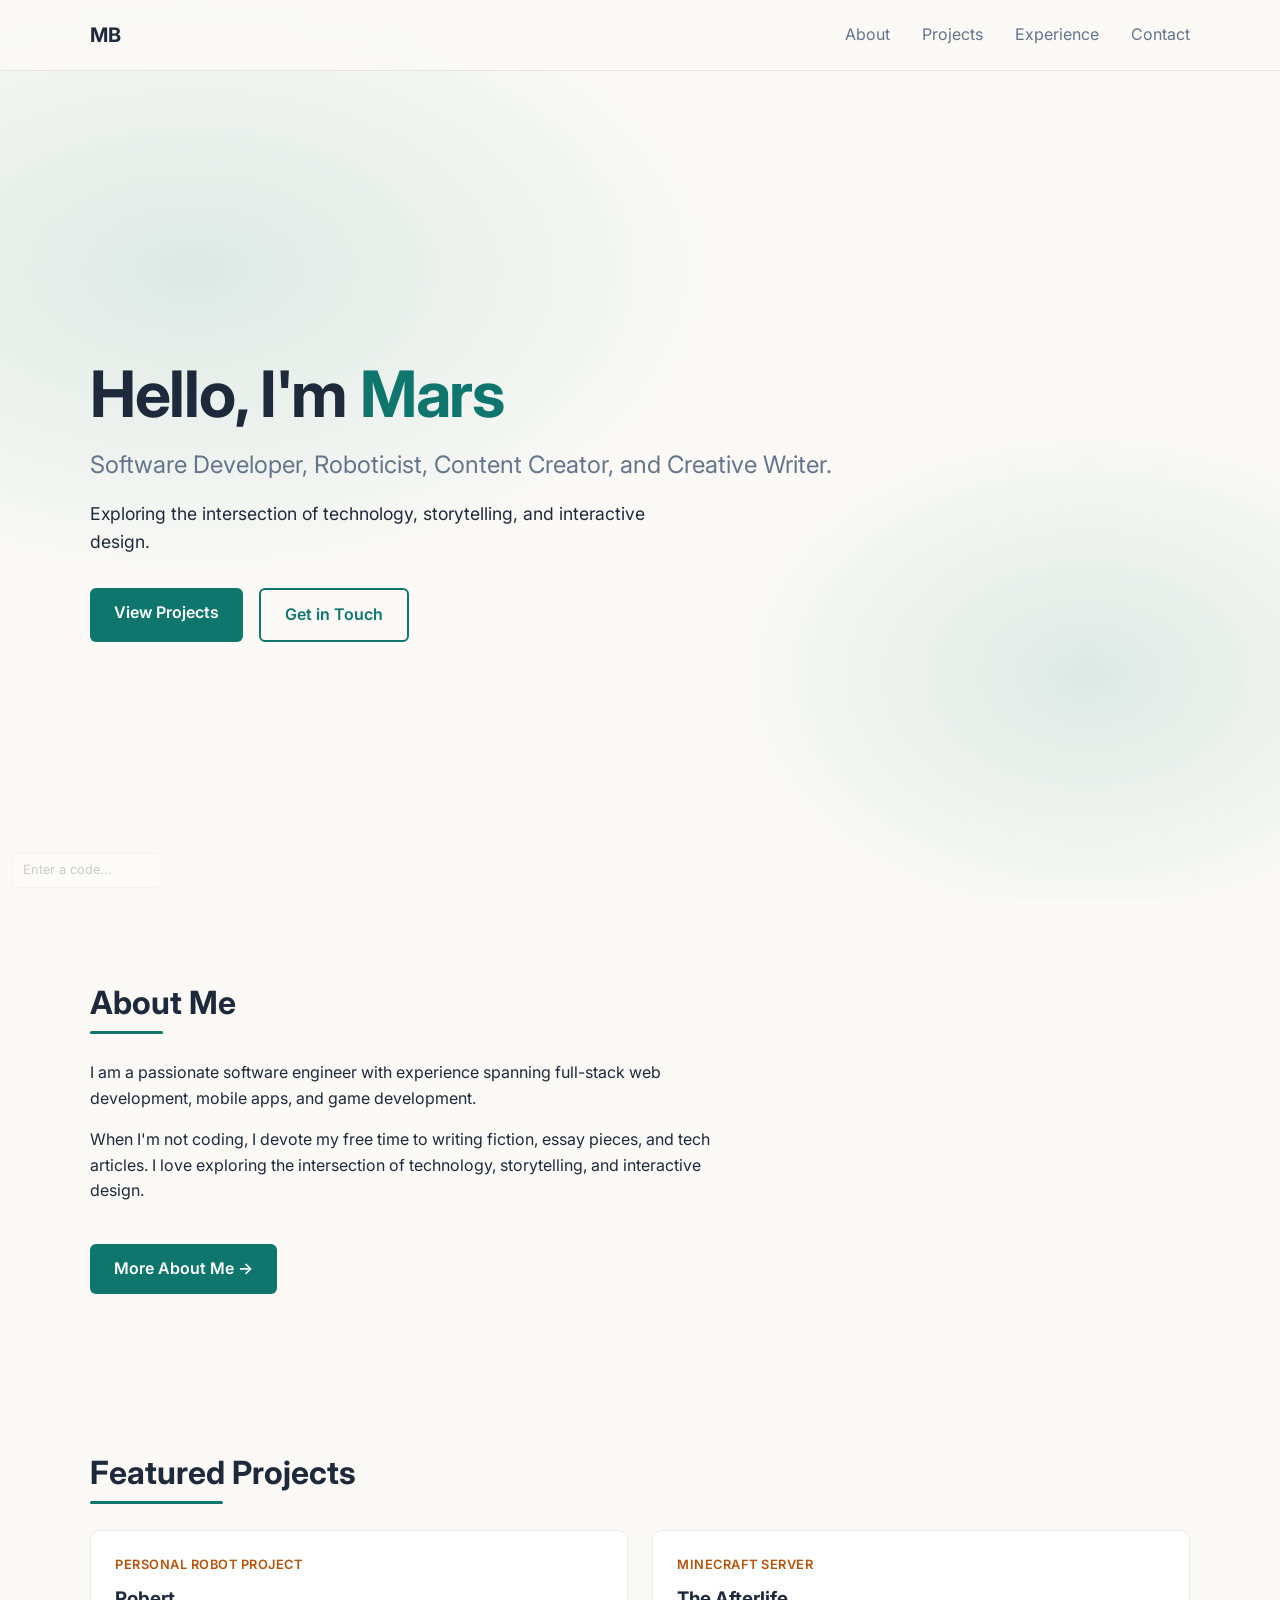
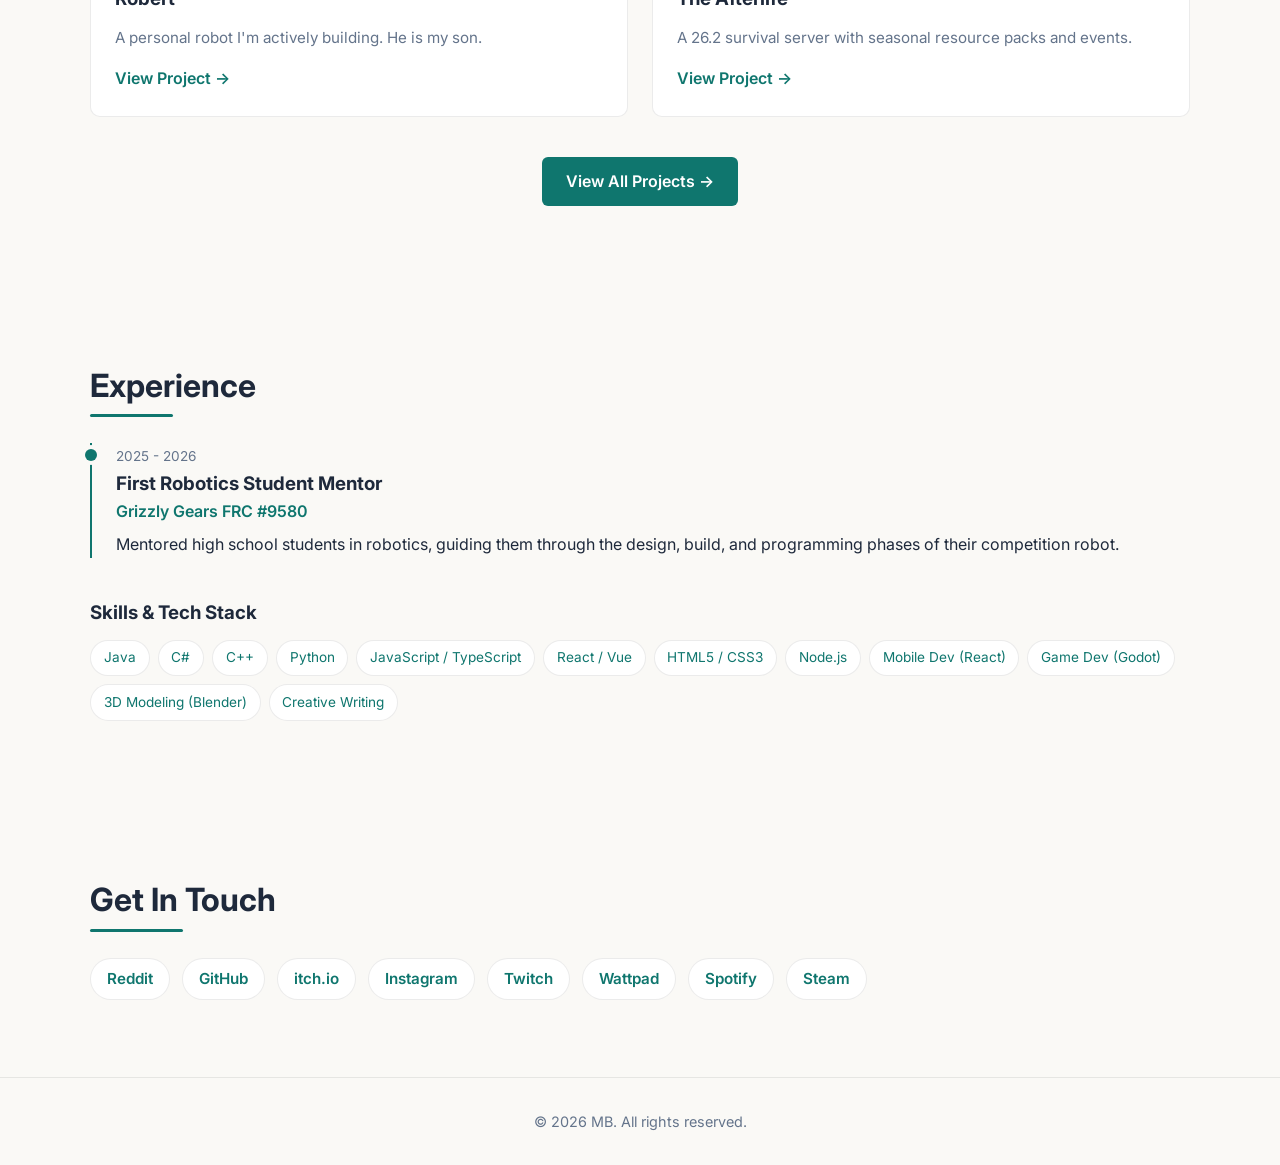
<file: index.html>
<!DOCTYPE html>
<html lang="en">

<head>
    <meta charset="UTF-8">
    <meta name="viewport" content="width=device-width, initial-scale=1.0">
    <title>MB | Portfolio & Blog</title>
    <meta name="description"
        content="Portfolio and blog of Mars: software developer, roboticist, content creator, and creative writer.">
    <meta name="theme-color" content="#0d0d11" media="(prefers-color-scheme: dark)">
    <meta name="theme-color" content="#faf9f6" media="(prefers-color-scheme: light)">
    <meta property="og:title" content="MB | Portfolio & Blog">
    <meta property="og:description" content="Software developer, roboticist, content creator, and creative writer.">
    <meta property="og:type" content="website">

    <!-- Enables scroll-reveal styles only when JavaScript is available -->
    <script>document.documentElement.classList.add('js');</script>

    <!-- Google Fonts -->
    <link rel="preconnect" href="https://fonts.googleapis.com">
    <link rel="preconnect" href="https://fonts.gstatic.com" crossorigin>
    <link href="https://fonts.googleapis.com/css2?family=Inter:wght@300;400;600;700&display=swap" rel="stylesheet">

    <!-- CSS -->
    <link rel="stylesheet" href="styles/normalize.css">
    <link rel="stylesheet" href="styles/style.css">

    <!-- Favicon -->
    <link rel="icon" type="image/png" href="favicon.png">
</head>

<body>
    <a href="#main" class="skip-link">Skip to content</a>

    <!-- Header / Navigation -->
    <header class="header" id="siteHeader">
        <nav class="navbar container" aria-label="Main navigation">
            <div class="logo-container">
                <a href="#home" class="logo">MB</a>
            </div>

            <button class="nav-toggle" aria-label="Toggle navigation" aria-expanded="false" aria-controls="navLinks">
                <span class="hamburger"></span>
            </button>

            <ul class="nav-links" id="navLinks">
                <li><a href="#about">About</a></li>
                <li><a href="#projects">Projects</a></li>
                <li><a href="#experience">Experience</a></li>
                <li><a href="#contact">Contact</a></li>
            </ul>
        </nav>
    </header>

    <main id="main">
        <!-- Hero Section -->
        <section id="home" class="hero section">
            <div class="container hero-content">
                <h1>Hello, I'm <span class="highlight" id="EasterEgg">Mars</span></h1>
                <p class="hero-subtitle">Software Developer, Roboticist, Content Creator, and Creative Writer.</p>
                <p class="hero-description">
                    Exploring the intersection of technology, storytelling, and interactive design.
                </p>
                <div class="hero-buttons">
                    <a href="#projects" class="btn btn-primary">View Projects</a>
                    <a href="#contact" class="btn btn-secondary">Get in Touch</a>
                </div>
            </div>
        </section>

        <!-- About Section -->
        <section id="about" class="about section">
            <div class="container reveal">
                <h2 class="section-title">About Me</h2>
                <div class="about-text">
                    <p>
                        I am a passionate software engineer with experience spanning full-stack web
                        development, mobile apps, and game development.
                    </p>
                    <p>
                        When I'm not coding, I devote my free time to writing fiction, essay pieces, and tech
                        articles. I love exploring the intersection of technology, storytelling, and interactive
                        design.
                    </p>
                </div>

                <div class="about-footer">
                    <a href="pages/aboutme.html" class="btn btn-primary">More About Me &rarr;</a>
                </div>
            </div>
        </section>

        <!-- Projects Section -->
        <section id="projects" class="projects section">
            <div class="container reveal">
                <h2 class="section-title">Featured Projects</h2>
                <div class="card-grid">
                    <article class="card">
                        <div class="card-content">
                            <span class="card-tag">Personal Robot Project</span>
                            <h3>Robert</h3>
                            <p>A personal robot I'm actively building. He is my son.</p>
                            <a href="#project/robert" class="card-link">View Project &rarr;</a>
                        </div>
                    </article>

                    <article class="card">
                        <div class="card-content">
                            <span class="card-tag">Minecraft Server</span>
                            <h3>The Afterlife</h3>
                            <p>A 26.2 survival server with seasonal resource packs and events.</p>
                            <a href="#project/minecraft" class="card-link">View Project &rarr;</a>
                        </div>
                    </article>
                </div>

                <div class="project-footer">
                    <a href="#project/all" class="btn btn-primary">View All Projects &rarr;</a>
                </div>
            </div>
        </section>

        </section>

        <!-- Experience Section -->
        <section id="experience" class="experience section">
            <div class="container reveal">
                <h2 class="section-title">Experience</h2>
                <div class="timeline">
                    <div class="timeline-item">
                        <span class="timeline-date">2025 - 2026</span>
                        <h3>First Robotics Student Mentor</h3>
                        <p class="timeline-company">Grizzly Gears FRC #9580</p>
                        <p>Mentored high school students in robotics, guiding them through the design, build, and
                            programming phases of their competition robot.</p>
                    </div>
                </div>

                <div class="skills">
                    <h3>Skills & Tech Stack</h3>
                    <ul class="skill-tags">
                        <li>Java</li>
                        <li>C#</li>
                        <li>C++</li>
                        <li>Python</li>
                        <li>JavaScript / TypeScript</li>
                        <li>React / Vue</li>
                        <li>HTML5 / CSS3</li>
                        <li>Node.js</li>
                        <li>Mobile Dev (React)</li>
                        <li>Game Dev (Godot)</li>
                        <li>3D Modeling (Blender)</li>
                        <li>Creative Writing</li>
                    </ul>
                </div>
            </div>
        </section>

        <!-- Contact Section -->
        <section id="contact" class="contact section">
            <div class="container reveal">
                <h2 class="section-title">Get In Touch</h2>
                <!-- <p class="contact-text">
                    Whether you have a question, want to collaborate, or just want to say
                    hi — feel free to drop a message!
                </p> -->
                <div class="contact-buttons">
                    <!-- <a href="mailto:[EMAIL_ADDRESS]" class="btn btn-primary">Send Email</a> -->
                    <div class="social-links">
                        <a href="https://www.reddit.com/user/marsdoesit" target="_blank"
                            rel="noopener noreferrer">Reddit</a>
                        <a href="https://github.com/MIBriggs500" target="_blank" rel="noopener noreferrer">GitHub</a>
                        <a href="https://marsdoesit.itch.io/" target="_blank" rel="noopener noreferrer">itch.io</a>
                        <a href="https://www.instagram.com/thefriendlymartian/" target="_blank"
                            rel="noopener noreferrer">Instagram</a>
                        <a href="https://www.twitch.tv/MarsDoesIt" target="_blank" rel="noopener noreferrer">Twitch</a>
                        <a href="https://www.wattpad.com/user/marsdoesit" target="_blank"
                            rel="noopener noreferrer">Wattpad</a>
                        <a href="https://open.spotify.com/user/31dintfhn4cwanylcarg4my5et6i?si=4c126d9910904aab"
                            target="_blank" rel="noopener noreferrer">Spotify</a>
                        <a href="https://steamcommunity.com/id/mgpie/" target="_blank" rel="noopener noreferrer">Steam</a>
                    </div>
                </div>
            </div>
        </section>
    </main>

    <!-- Project / Blog Detail Overlay (replaces separate HTML pages) -->
    <div class="overlay" id="detailOverlay" aria-hidden="true">
        <div class="overlay-panel" role="dialog" aria-modal="true" aria-labelledby="overlayTitle">
            <button class="overlay-close" id="overlayClose" aria-label="Close">&times;</button>
            <div class="overlay-content" id="overlayContent">
                <!-- Populated by scripts/main.js -->
            </div>
        </div>
    </div>

    <!-- Footer -->
    <footer class="footer">
        <div class="container">
            <p>&copy; <span id="year">2026</span> MB. All rights reserved.</p>
        </div>
    </footer>

    <!-- Ko-fi widget -->
    <script>
        (function() {
            var script = document.createElement('script');
            script.src = 'https://storage.ko-fi.com/cdn/scripts/overlay-widget.js';
            script.onload = function() {
                var isDarkMode = window.matchMedia && window.matchMedia('(prefers-color-scheme: dark)').matches;
                kofiWidgetOverlay.draw('marsdoesit', {
                    'type': 'floating-chat',
                    'floating-chat.donateButton.text': 'Support me',
                    'floating-chat.donateButton.background-color': isDarkMode ? '#222222' : '#d9534f',
                    'floating-chat.donateButton.text-color': '#ffffff'
                });
            };
            document.body.appendChild(script);
        })();
    </script>

    <!-- JavaScript (Data.js is capitalised to match the actual filename; Linux hosts like Netlify are case-sensitive) -->
    <script src="scripts/Data.js"></script>
    <script src="scripts/main.js"></script>

    <!-- Easter Eggs -->
    <input type="text" id="EasterEggBox" placeholder="Enter a code..." aria-label="Enter a code">
</body>

</html>
</file>
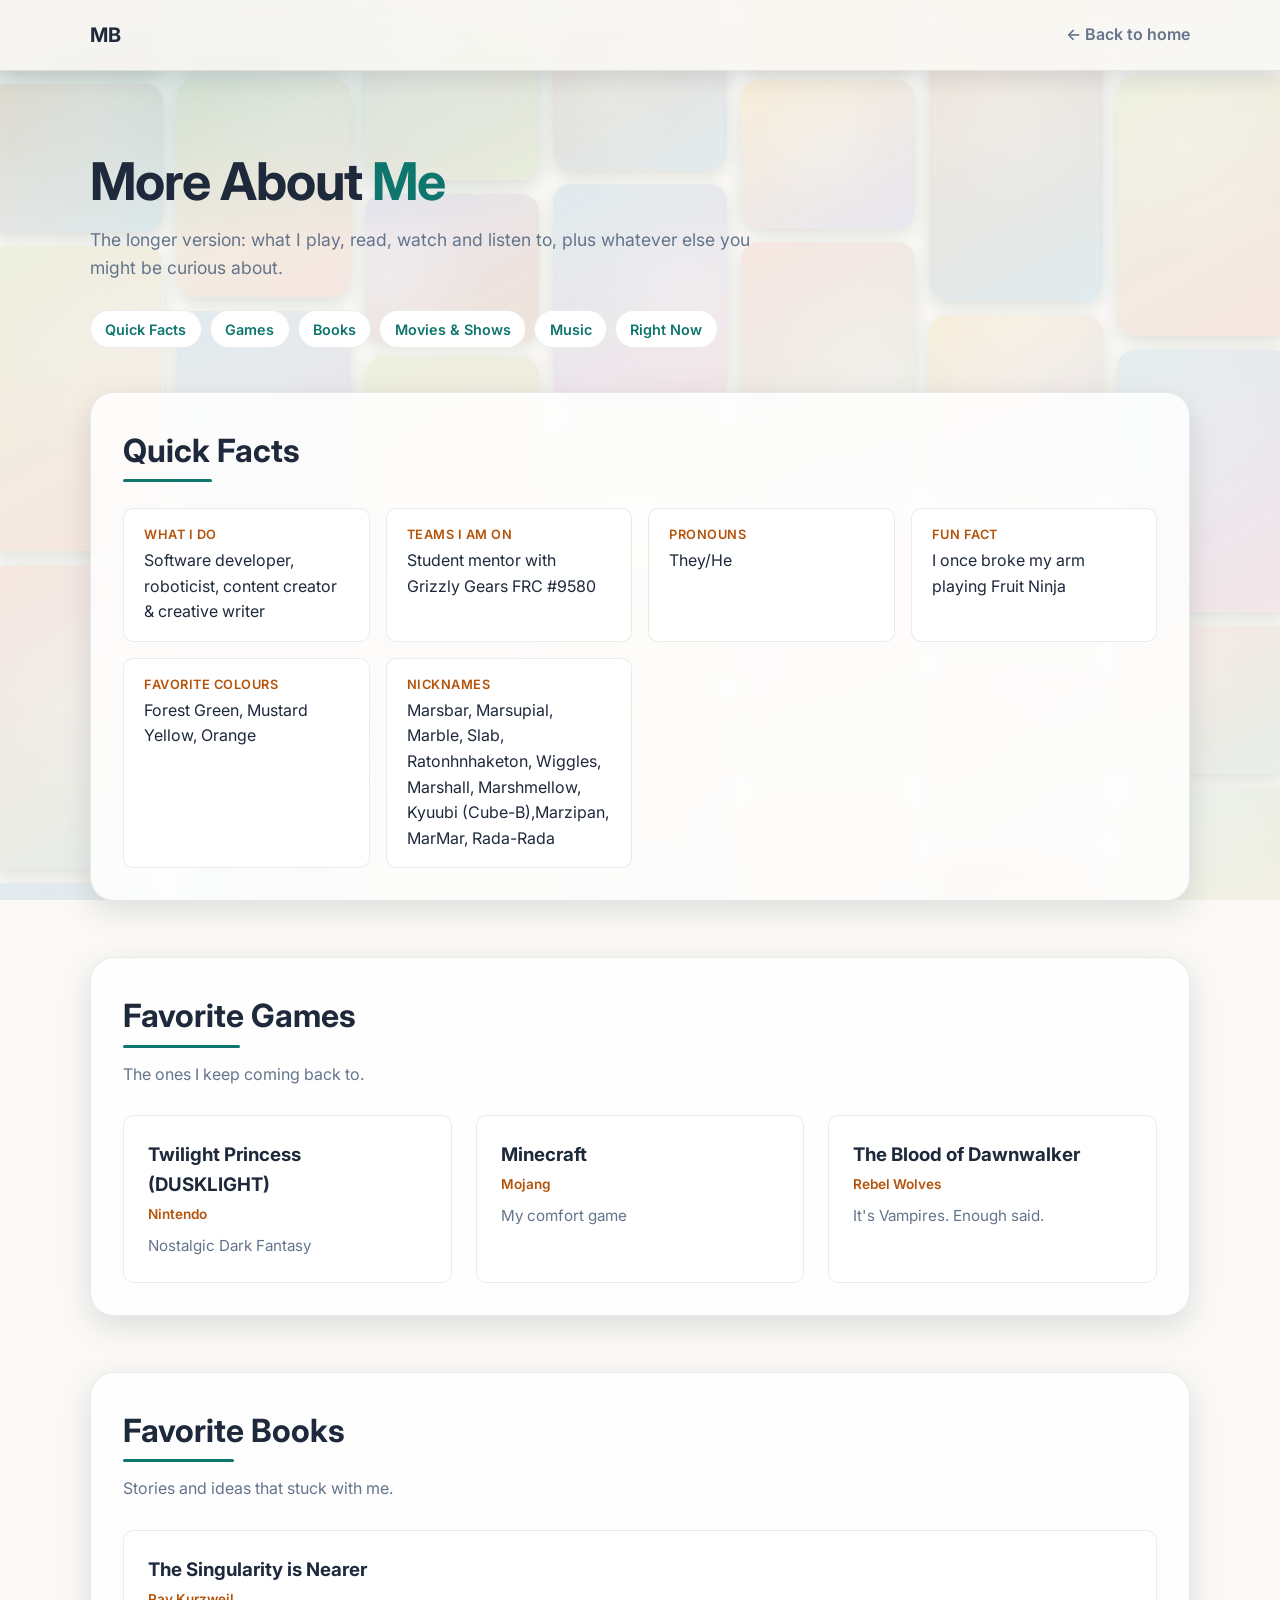
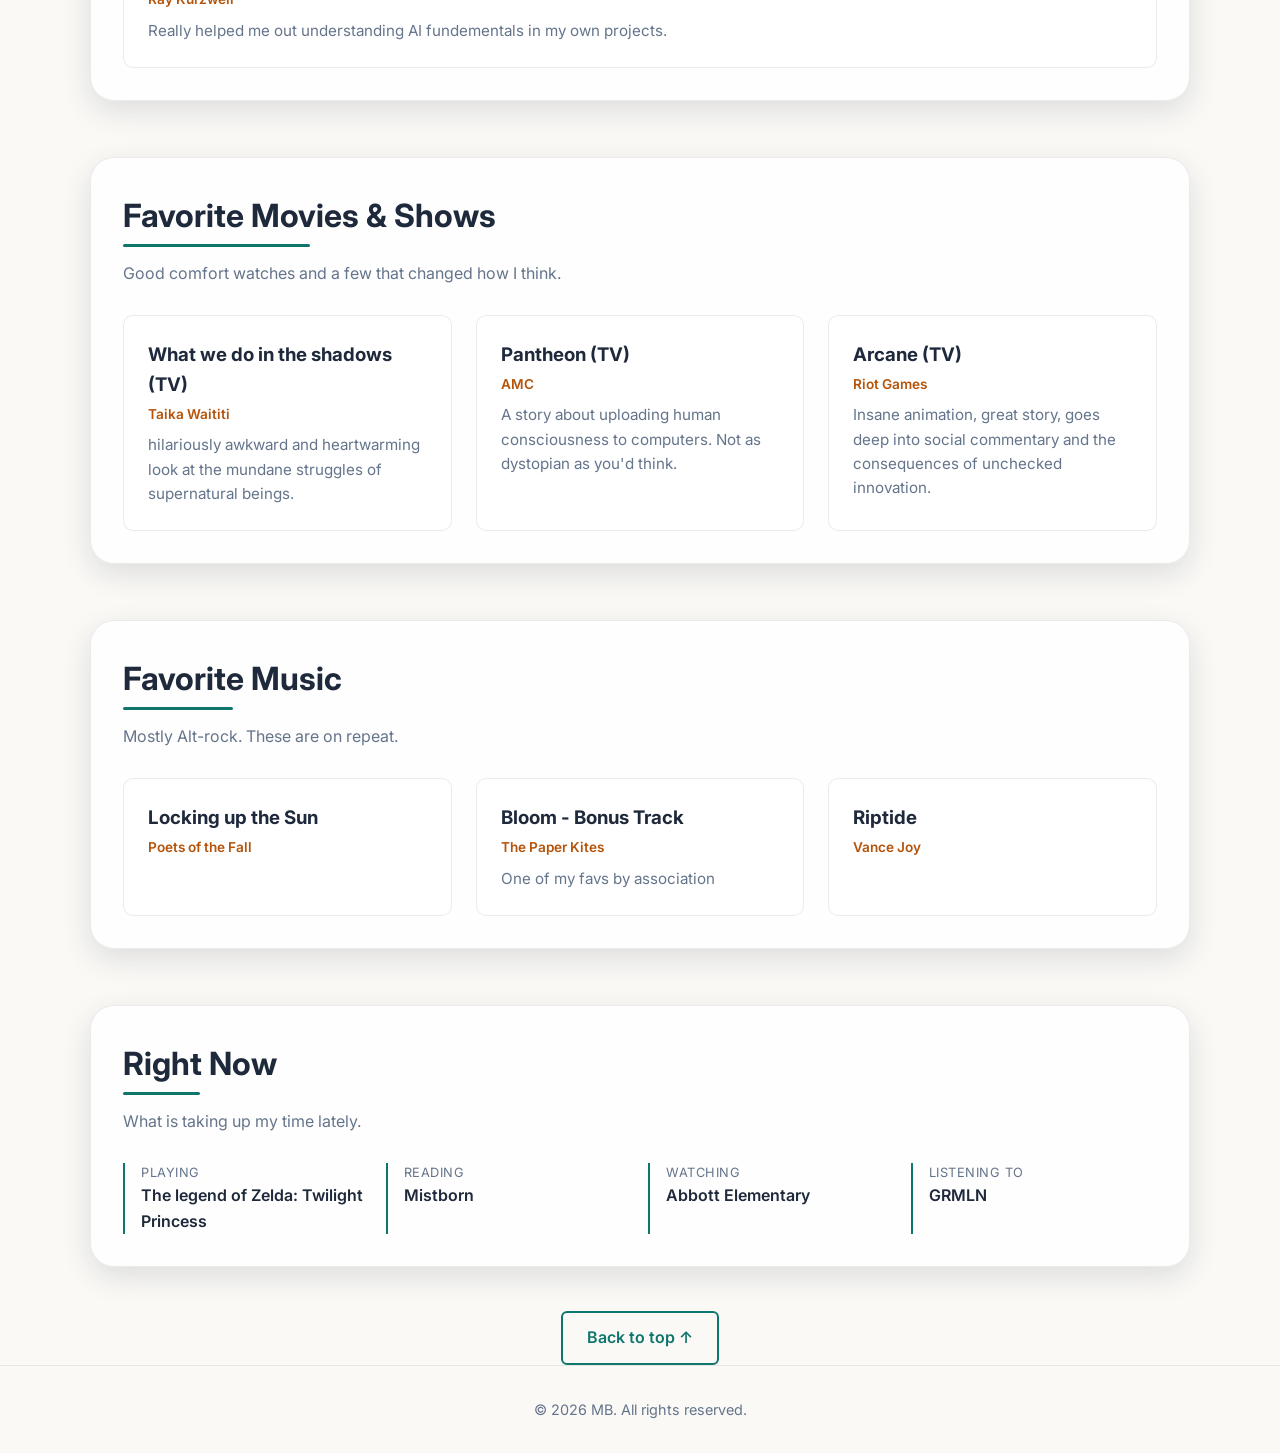
<file: pages/aboutme.html>
<!DOCTYPE html>
<html lang="en">

<head>
    <meta charset="UTF-8">
    <meta name="viewport" content="width=device-width, initial-scale=1.0">
    <title>About Me | MB</title>
    <meta name="description"
        content="More about Mars: favorite games, books, movies, music, and everything else worth knowing.">
    <meta name="theme-color" content="#0d0d11" media="(prefers-color-scheme: dark)">
    <meta name="theme-color" content="#faf9f6" media="(prefers-color-scheme: light)">

    <link rel="preconnect" href="https://fonts.googleapis.com">
    <link rel="preconnect" href="https://fonts.gstatic.com" crossorigin>
    <link href="https://fonts.googleapis.com/css2?family=Inter:wght@300;400;600;700&display=swap" rel="stylesheet">

    <link rel="stylesheet" href="../styles/normalize.css">
    <link rel="stylesheet" href="../styles/style.css">
    <link rel="icon" type="image/png" href="../favicon.png">

    <style>
        /* Page-specific styles; colours and spacing come from the shared stylesheet */
        .page-hero {
            padding: calc(var(--header-height) + 3rem) 0 1rem;
            background: radial-gradient(ellipse 60% 70% at 15% 20%, var(--glow-color), transparent 70%);
        }

        .page-hero h1 {
            font-size: clamp(2rem, 1.4rem + 3vw, 3.25rem);
            line-height: 1.1;
            letter-spacing: -0.02em;
            margin-bottom: 1rem;
        }

        .page-hero p {
            max-width: 60ch;
            color: var(--text-muted);
            font-size: 1.1rem;
        }

        .jump {
            display: flex;
            flex-wrap: wrap;
            gap: 0.5rem;
            margin-top: 1.75rem;
        }

        .jump a {
            padding: 0.4rem 0.9rem;
            border: 1px solid var(--border-color);
            border-radius: 999px;
            background-color: var(--card-bg);
            font-size: 0.9rem;
            font-weight: 600;
        }

        .jump a:hover {
            border-color: var(--primary-color);
            transform: translateY(-2px);
        }

        .section-blurb {
            color: var(--text-muted);
            max-width: 60ch;
            margin: -0.75rem 0 1.75rem;
        }

        /* Quick facts */
        .fact-list {
            display: grid;
            grid-template-columns: repeat(auto-fit, minmax(240px, 1fr));
            gap: 1rem;
        }

        .fact {
            background-color: var(--card-bg);
            border: 1px solid var(--border-color);
            border-radius: 10px;
            padding: 1rem 1.25rem;
        }

        .fact dt {
            font-size: 0.8rem;
            color: var(--accent-color);
            text-transform: uppercase;
            letter-spacing: 0.04em;
            font-weight: 600;
        }

        .fact dd {
            margin-top: 0.15rem;
        }

        /* Favorites cards */
        .fav-card h3 {
            margin-bottom: 0.25rem;
        }

        .fav-card .by {
            font-size: 0.85rem;
            color: var(--accent-color);
            font-weight: 600;
            margin-bottom: 0.5rem;
        }

        .fav-card p {
            margin-bottom: 0;
        }

        /* Entries still waiting for real content look obviously unfinished */
        .fav-card.todo {
            border-style: dashed;
            opacity: 0.7;
        }

        .fav-card.todo h3,
        .fav-card.todo p {
            font-style: italic;
        }

        /* Currently into */
        .now-grid {
            display: grid;
            grid-template-columns: repeat(auto-fit, minmax(200px, 1fr));
            gap: 1rem;
        }

        .now-item {
            border-left: 2px solid var(--primary-color);
            padding-left: 1rem;
        }

        .now-item span {
            display: block;
            font-size: 0.8rem;
            color: var(--text-muted);
            text-transform: uppercase;
            letter-spacing: 0.04em;
        }

        .now-item strong {
            font-weight: 600;
        }

        .back-link {
            font-weight: 600;
            color: var(--text-muted);
        }

        .back-link:hover {
            color: var(--primary-color);
        }


        /* ---------- Pinterest-style board background ---------- */
        :root {
            --p0: #3a2230;
            --p1: #2b2f4a;
            --p2: #3d3226;
            --p3: #234038;
            --p4: #4a2b2b;
            --p5: #2e3a4a;
            --p6: #40354f;
            --p7: #4a3f2a;
            --board-veil: 0.55;
        }

        @media (prefers-color-scheme: light) {
            :root {
                --p0: #f3d9d4;
                --p1: #d9e6df;
                --p2: #f5e6c8;
                --p3: #dcd8ec;
                --p4: #e8d3c5;
                --p5: #cfe0e8;
                --p6: #efd6e1;
                --p7: #e3e8cf;
                --board-veil: 0.4;
            }
        }

        .pinboard {
            position: fixed;
            inset: -10% -2% 0;
            z-index: 0;
            display: flex;
            gap: 14px;
            padding: 0 14px;
            overflow: hidden;
            pointer-events: none;
        }

        .pinboard::after {
            /* veil keeps text readable on top of the pins */
            content: '';
            position: absolute;
            inset: 0;
            background: var(--bg-color);
            opacity: var(--board-veil);
        }

        .pin-col {
            flex: 1 1 0;
            min-width: 0;
            display: flex;
            flex-direction: column;
            gap: 14px;
            animation: drift 70s ease-in-out infinite alternate;
        }

        .pin-col:nth-child(even) {
            animation-direction: alternate-reverse;
            animation-duration: 90s;
        }

        @keyframes drift {
            from { transform: translateY(0); }
            to { transform: translateY(-9%); }
        }

        .pin {
            position: relative;
            flex: none;
            border-radius: 18px;
            overflow: hidden;
            background-size: cover;
            background-position: center;
            box-shadow: 0 6px 18px rgba(0, 0, 0, 0.18);
        }

        .pin::after {
            /* soft highlight so empty pins read as pho tos */
            content: '';
            position: absolute;
            inset: 0;
            background: radial-gradient(circle at var(--x, 30%) var(--y, 25%), rgba(255, 255, 255, 0.22), transparent 55%);
        }

        .pin.c0 { background-image: linear-gradient(150deg, var(--p0), var(--p1)); }
        .pin.c1 { background-image: linear-gradient(150deg, var(--p1), var(--p2)); }
        .pin.c2 { background-image: linear-gradient(150deg, var(--p2), var(--p3)); }
        .pin.c3 { background-image: linear-gradient(150deg, var(--p3), var(--p4)); }
        .pin.c4 { background-image: linear-gradient(150deg, var(--p4), var(--p5)); }
        .pin.c5 { background-image: linear-gradient(150deg, var(--p5), var(--p6)); }
        .pin.c6 { background-image: linear-gradient(150deg, var(--p6), var(--p7)); }
        .pin.c7 { background-image: linear-gradient(150deg, var(--p7), var(--p0)); }

        /* Photos you add via BOARD_IMAGES replace the gradient */
        .pin.photo::after {
            display: none;
        }

        /* Fewer columns on smaller screens */
        @media (max-width: 900px) {
            .pin-col:nth-child(n+5) { display: none; }
        }

        @media (max-width: 560px) {
            .pin-col:nth-child(n+3) { display: none; }
        }

        @media (prefers-reduced-motion: reduce) {
            .pin-col { animation: none; }
        }

        /* Content sits above the board on translucent "notes" */
        main,
        .footer {
            position: relative;
            z-index: 1;
        }

        #content .container {
            background-color: var(--card-bg);
            background-color: color-mix(in srgb, var(--card-bg) 82%, transparent);
            -webkit-backdrop-filter: blur(10px);
            backdrop-filter: blur(10px);
            border: 1px solid var(--border-color);
            border-radius: 24px;
            padding: clamp(1.25rem, 3vw, 2rem);
            box-shadow: 0 10px 30px var(--shadow-color);
        }

        #content .section {
            padding: clamp(1rem, 2.5vw, 1.75rem) 0;
        }

        .footer {
            background-color: var(--bg-color);
        }

        .board-link {
            margin-top: 1.25rem;
        }

        .to-top {
            text-align: center;
            margin-top: 1rem;
        }
    </style>
</head>

<body>
    <a href="#main" class="skip-link">Skip to content</a>

    <!-- Pinterest-style board background; built by the script at the bottom of the page -->
    <div class="pinboard" id="pinboard" aria-hidden="true"></div>

    <header class="header scrolled" id="siteHeader">
        <nav class="navbar container" aria-label="Main navigation">
            <div class="logo-container">
                <a href="../index.html" class="logo">MB</a>
            </div>
            <a href="../index.html#about" class="back-link">&larr; Back to home</a>
        </nav>
    </header>

    <main id="main">
        <section class="page-hero">
            <div class="container">
                <h1>More About <span class="highlight">Me</span></h1>
                <p>The longer version: what I play, read, watch and listen to, plus whatever else you might be
                    curious about.</p>
                <nav class="jump" id="jump" aria-label="Jump to a section"></nav>
            </div>
        </section>

        <!-- Everything below is generated from the ABOUT object in the script at the bottom of this page. -->
        <div id="content"></div>
        <noscript>
            <section class="section">
                <div class="container">
                    <p>This page needs JavaScript to display my lists.</p>
                </div>
            </section>
        </noscript>

        <div class="to-top container">
            <a href="#main" class="btn btn-secondary">Back to top &uarr;</a>
        </div>
    </main>

    <footer class="footer">
        <div class="container">
            <p>&copy; <span id="year">2026</span> MB. All rights reserved.</p>
        </div>
    </footer>

    <script>
        // ---------------------------------------------------------------------------
        // EDIT YOUR CONTENT HERE
        //   - Each list item: { name, by (creator, optional), note (why you like it) }
        //   - Items with todo: true show as dashed "fill me in" cards. Delete that
        //     line once you've written the real entry.
        //   - Add, remove or reorder sections and items freely.
        // ---------------------------------------------------------------------------
        const ABOUT = {
            facts: [
                { label: 'What I do', value: 'Software developer, roboticist, content creator & creative writer' },
                { label: 'Teams I am On', value: 'Student mentor with Grizzly Gears FRC #9580' },
                { label: 'Pronouns', value: 'They/He' },
                { label: 'Fun fact', value: 'I once broke my arm playing Fruit Ninja' },
                {label: 'Favorite colours', value: 'Forest Green, Mustard Yellow, Orange'},
                {label: 'Nicknames', value: 'Marsbar, Marsupial, Marble, Slab, Ratonhnhaketon, Wiggles, Marshall, Marshmellow, Kyuubi (Cube-B),Marzipan, MarMar, Rada-Rada' }
            ]
                ,

            now: [
                { label: 'Playing', value: 'The legend of Zelda: Twilight Princess' },
                { label: 'Reading', value: 'Mistborn' },
                { label: 'Watching', value: 'Abbott Elementary' },
                { label: 'Listening to', value: 'GRMLN' }
            ],

            sections: [
                {
                    id: 'games',
                    title: 'Favorite Games',
                    blurb: 'The ones I keep coming back to.',
                    items: [
                        { name: 'Twilight Princess (DUSKLIGHT)', by: 'Nintendo', note: 'Nostalgic Dark Fantasy' },
                        { name: 'Minecraft', by: 'Mojang', note: 'My comfort game' },
                        { name: 'The Blood of Dawnwalker', by: 'Rebel Wolves', note: 'It\'s Vampires. Enough said.' }
                    ]
                },
                {
                    id: 'books',
                    title: 'Favorite Books',
                    blurb: 'Stories and ideas that stuck with me.',
                    items: [
                        { name: 'The Singularity is Nearer', by: 'Ray Kurzweil', note: 'Really helped me out understanding AI fundementals in my own projects.' }
                    ]
                },
                {
                    id: 'movies',
                    title: 'Favorite Movies & Shows',
                    blurb: 'Good comfort watches and a few that changed how I think.',
                    items: [
                        { name: 'What we do in the shadows (TV)', by: 'Taika Waititi', note: ' hilariously awkward and heartwarming look at the mundane struggles of supernatural beings.' },
                        { name: 'Pantheon (TV)', by: 'AMC', note: 'A story about uploading human consciousness to computers. Not as dystopian as you\'d think.' },
                        { name: 'Arcane (TV)', by: 'Riot Games', note: 'Insane animation, great story, goes deep into social commentary and the consequences of unchecked innovation.' }
                    ]
                },
                {
                    id: 'music',
                    title: 'Favorite Music',
                    blurb: 'Mostly Alt-rock. These are on repeat.',
                    items: [
                        { name: 'Locking up the Sun', by: 'Poets of the Fall', note: '' },
                        { name: 'Bloom - Bonus Track', by: 'The Paper Kites', note: 'One of my favs by association' },
                        { name: 'Riptide', by: 'Vance Joy', note: '' }
                    ]
                }
            ]
        };

        // ---------- Rendering (no need to edit below) ----------
        function el(tag, className, text) {
            const node = document.createElement(tag);
            if (className) node.className = className;
            if (text !== undefined) node.textContent = text;
            return node;
        }

        function makeSection(id, title, blurb) {
            const section = el('section', 'section');
            section.id = id;
            const container = el('div', 'container');
            container.appendChild(el('h2', 'section-title', title));
            if (blurb) container.appendChild(el('p', 'section-blurb', blurb));
            section.appendChild(container);
            return { section, container };
        }

        const content = document.getElementById('content');
        const jump = document.getElementById('jump');
        const jumpTargets = [];

        // Quick facts
        if (ABOUT.facts && ABOUT.facts.length) {
            const { section, container } = makeSection('facts', 'Quick Facts');
            const list = el('dl', 'fact-list');
            ABOUT.facts.forEach(f => {
                const box = el('div', 'fact');
                box.append(el('dt', '', f.label), el('dd', '', f.value));
                list.appendChild(box);
            });
            container.appendChild(list);
            content.appendChild(section);
            jumpTargets.push(['facts', 'Quick Facts']);
        }

        // Favorites sections
        ABOUT.sections.forEach(sec => {
            const { section, container } = makeSection(sec.id, sec.title, sec.blurb);
            const grid = el('div', 'card-grid');
            sec.items.forEach(item => {
                const card = el('article', `card fav-card${item.todo ? ' todo' : ''}`);
                card.appendChild(el('h3', '', item.name));
                if (item.by) card.appendChild(el('div', 'by', item.by));
                if (item.note) card.appendChild(el('p', '', item.note));
                grid.appendChild(card);
            });
            container.appendChild(grid);
            content.appendChild(section);
            jumpTargets.push([sec.id, sec.title.replace('Favorite ', '')]);
        });

        // Currently into
        if (ABOUT.now && ABOUT.now.length) {
            const { section, container } = makeSection('now', 'Right Now', 'What is taking up my time lately.');
            const grid = el('div', 'now-grid');
            ABOUT.now.forEach(n => {
                const item = el('div', 'now-item');
                item.append(el('span', '', n.label), el('strong', '', n.value));
                grid.appendChild(item);
            });
            container.appendChild(grid);
            content.appendChild(section);
            jumpTargets.push(['now', 'Right Now']);
        }

        jumpTargets.forEach(([id, label]) => {
            const a = el('a', '', label);
            a.href = `#${id}`;
            jump.appendChild(a);
        });

        document.getElementById('year').textContent = new Date().getFullYear();

        // ---------- Pinboard background ----------
        // To use real pictures from your board: save them into an images/pins/ folder
        // (Pinterest doesn't allow hotlinking) and list the paths here, e.g.
        //   const BOARD_IMAGES = ['../images/pins/one.jpg', '../images/pins/two.jpg'];
        // Leave it empty to keep the soft coloured pins.
        const BOARD_IMAGES = [];

        (function buildPinboard() {
            const board = document.getElementById('pinboard');
            const COLUMNS = 7;
            const PINS_PER_COLUMN = 9;
            const RATIOS = [0.85, 1, 1.25, 1.5, 1.75]; // height / width, like tall and short pins

            // Seeded random so the board looks the same on every visit
            let seed = 20260;
            function rand() {
                seed |= 0; seed = (seed + 0x6D2B79F5) | 0;
                let t = Math.imul(seed ^ (seed >>> 15), 1 | seed);
                t = (t + Math.imul(t ^ (t >>> 7), 61 | t)) ^ t;
                return ((t ^ (t >>> 14)) >>> 0) / 4294967296;
            }

            let imageIndex = 0;
            for (let c = 0; c < COLUMNS; c++) {
                const col = document.createElement('div');
                col.className = 'pin-col';
                col.style.marginTop = `${Math.round(-rand() * 120)}px`;
                for (let i = 0; i < PINS_PER_COLUMN; i++) {
                    const pin = document.createElement('div');
                    pin.className = `pin c${Math.floor(rand() * 8)}`;
                    pin.style.aspectRatio = `1 / ${RATIOS[Math.floor(rand() * RATIOS.length)]}`;
                    pin.style.setProperty('--x', `${Math.round(rand() * 70 + 10)}%`);
                    pin.style.setProperty('--y', `${Math.round(rand() * 50 + 10)}%`);
                    if (BOARD_IMAGES.length) {
                        pin.classList.add('photo');
                        pin.style.backgroundImage = `url("${BOARD_IMAGES[imageIndex++ % BOARD_IMAGES.length]}")`;
                    }
                    col.appendChild(pin);
                }
                board.appendChild(col);
            }
        })();
    </script>
</body>

</html>
</file>
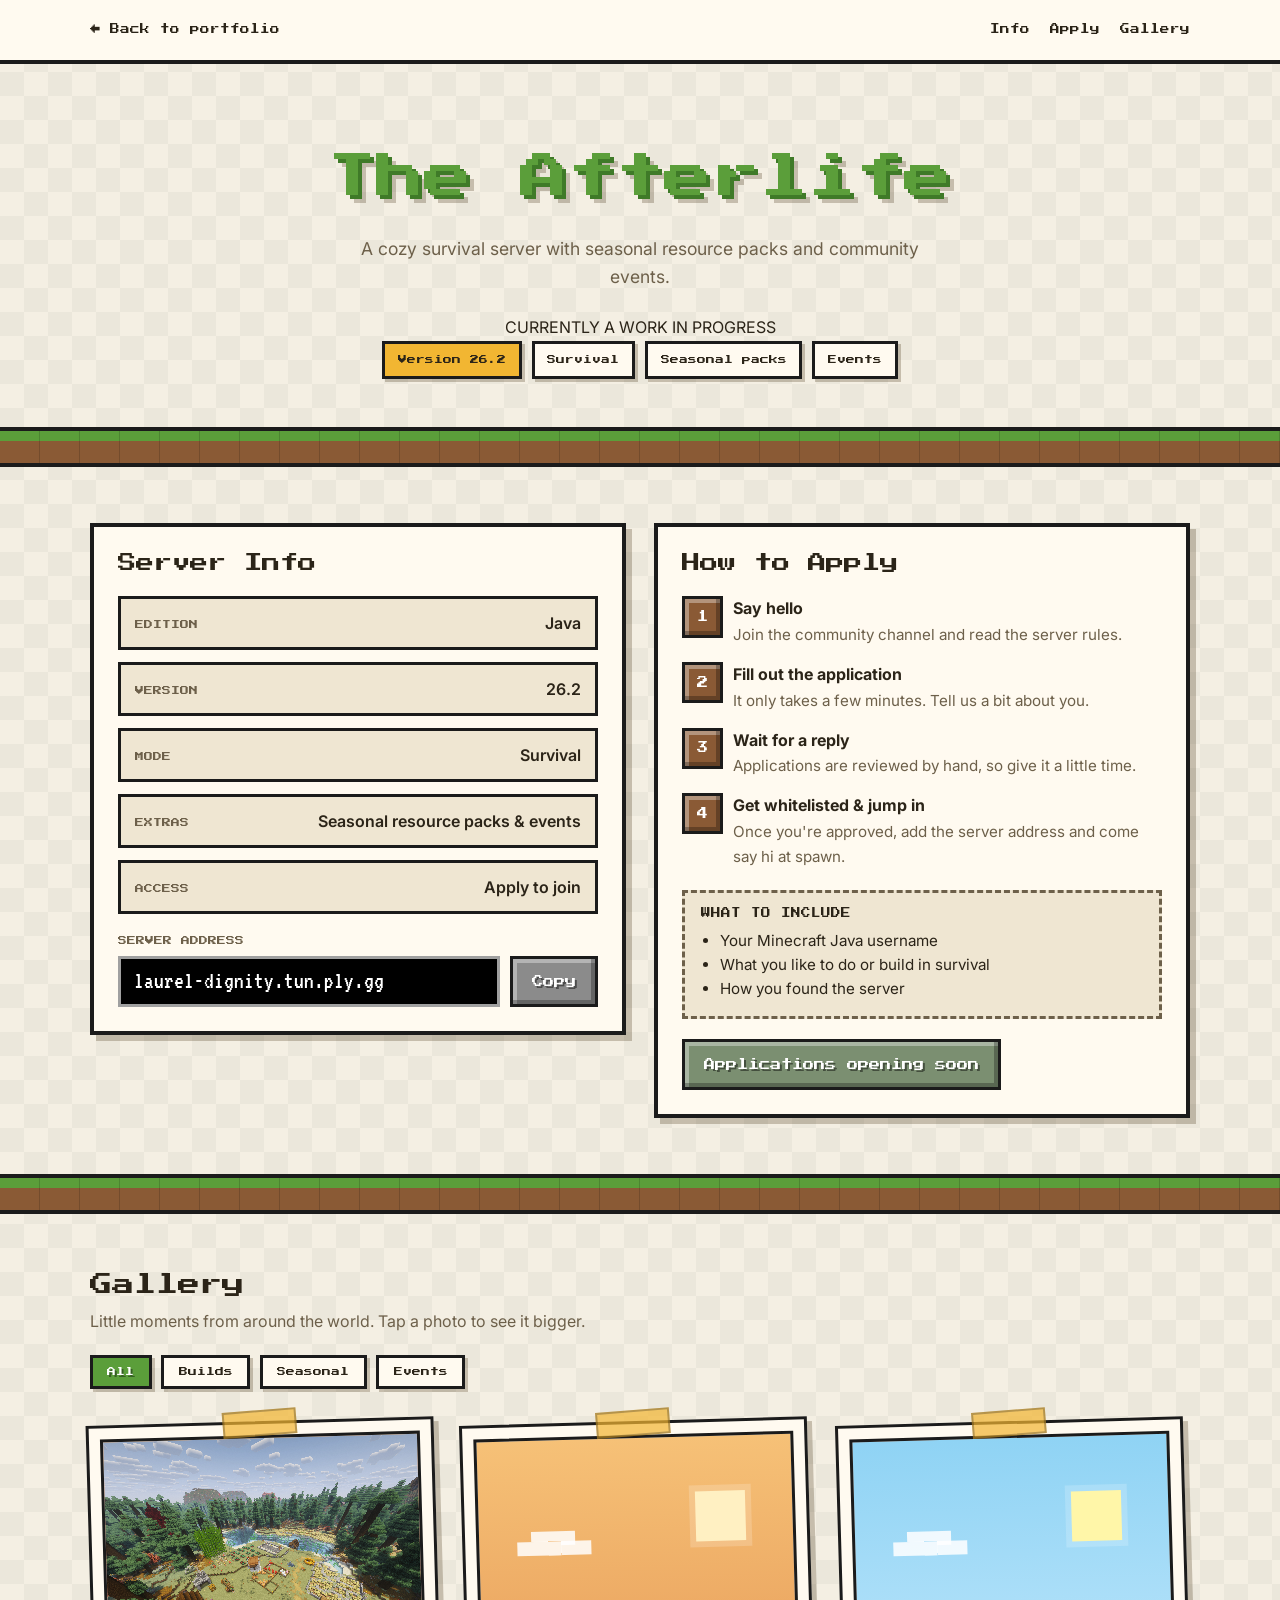
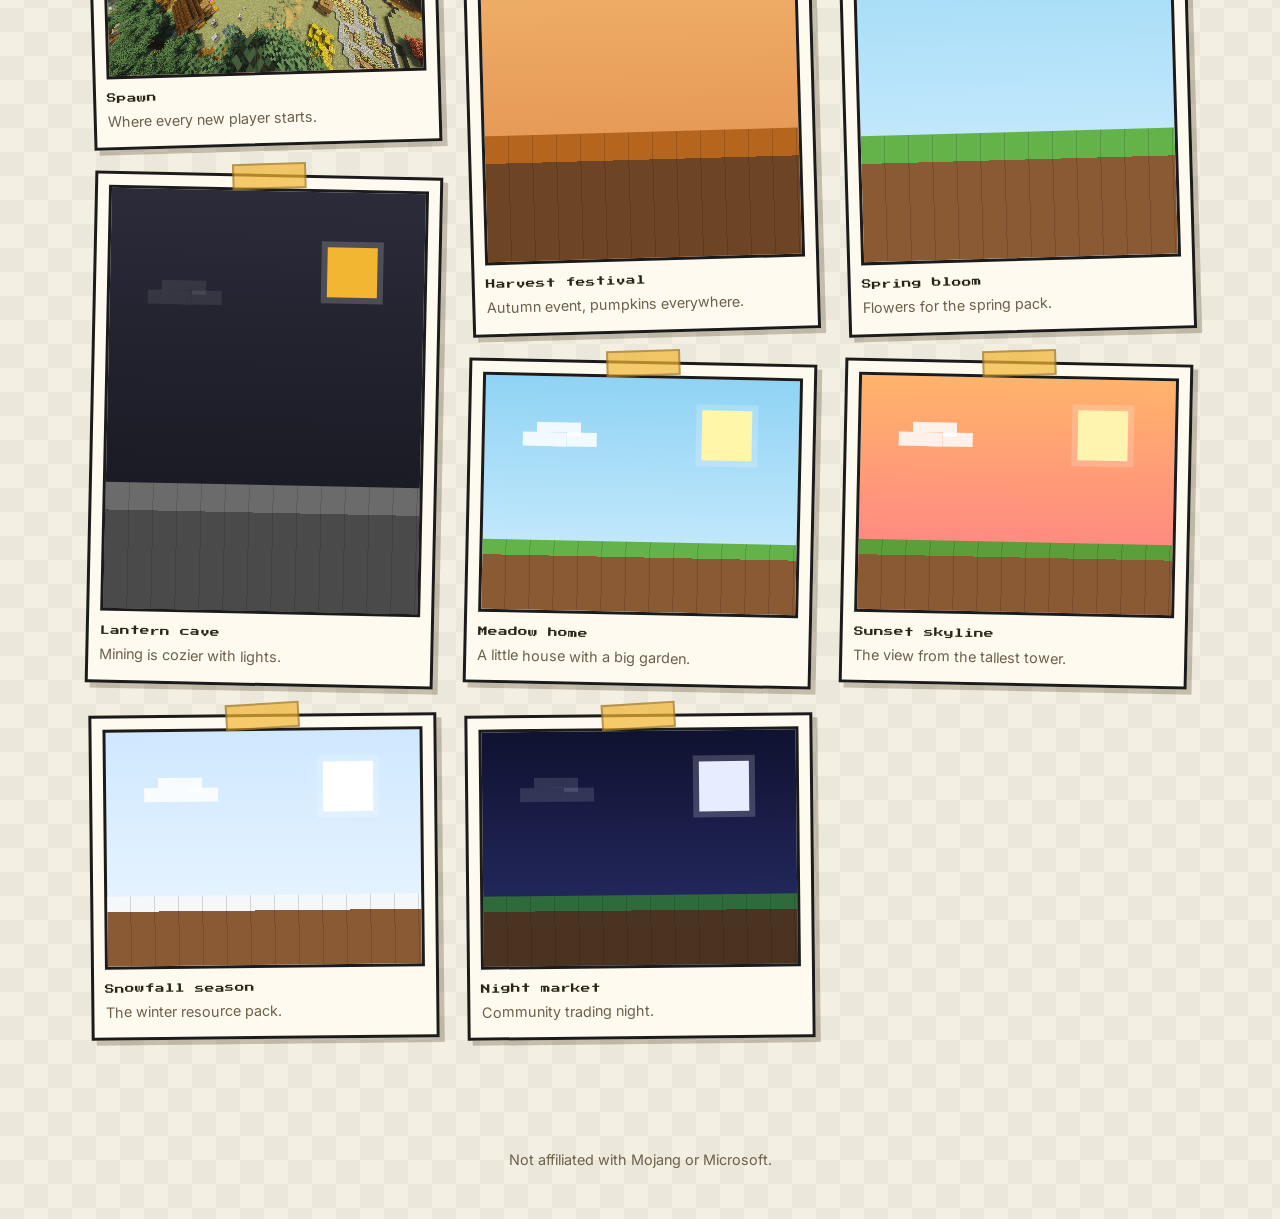
<file: pages/minecraft.html>
<!DOCTYPE html>
<html lang="en">

<head>
    <meta charset="UTF-8">
    <meta name="viewport" content="width=device-width, initial-scale=1.0">
    <title>The Afterlife | Minecraft Server</title>
    <meta name="description"
        content="The Afterlife: a 26.2 survival Minecraft server with seasonal resource packs and events. Server info, how to apply, and a gallery.">
    <meta name="theme-color" content="#12161f" media="(prefers-color-scheme: dark)">
    <meta name="theme-color" content="#f4efe3" media="(prefers-color-scheme: light)">
    <meta property="og:title" content="The Afterlife | Minecraft Server">
    <meta property="og:description" content="A 26.2 survival server with seasonal resource packs and events.">
    <meta property="og:type" content="website">

    <link rel="preconnect" href="https://fonts.googleapis.com">
    <link rel="preconnect" href="https://fonts.gstatic.com" crossorigin>
    <link
        href="https://fonts.googleapis.com/css2?family=Inter:wght@400;600;700&family=Press+Start+2P&family=VT323&display=swap"
        rel="stylesheet">
    <link rel="icon" type="image/png" href="../favicon.png">

    <style>
        /* ---------- Theme: day by default, night when the system is dark ---------- */
        :root {
            color-scheme: light;
            --page: #f4efe3;
            --check: rgba(0, 0, 0, 0.035);
            --panel: #fffaf0;
            --panel-2: #efe6d2;
            --text: #2b2418;
            --muted: #6d604a;
            --ink: #1b1b1b;
            --grass: #5b9e3a;
            --grass-dark: #3f7a28;
            --dirt: #8a5a35;
            --dirt-dark: #6e4524;
            --stone: #8b8b8b;
            --gold: #f2b632;
            --shadow: rgba(60, 40, 10, 0.25);
            --bevel: inset -4px -4px 0 rgba(0, 0, 0, 0.28), inset 4px 4px 0 rgba(255, 255, 255, 0.35);
            --bevel-down: inset 4px 4px 0 rgba(0, 0, 0, 0.28), inset -4px -4px 0 rgba(255, 255, 255, 0.2);
            --pixel: 'Press Start 2P', 'Courier New', monospace;
            --mono: 'VT323', 'Courier New', monospace;
            --body: 'Inter', system-ui, -apple-system, 'Segoe UI', sans-serif;
        }

        @media (prefers-color-scheme: dark) {
            :root {
                color-scheme: dark;
                --page: #12161f;
                --check: rgba(255, 255, 255, 0.025);
                --panel: #1c2230;
                --panel-2: #252d3f;
                --text: #e8ecf5;
                --muted: #9aa5bd;
                --ink: #000000;
                --grass: #5fb04a;
                --grass-dark: #3f8a2e;
                --shadow: rgba(0, 0, 0, 0.5);
            }
        }

        /* ---------- Base ---------- */
        * {
            box-sizing: border-box;
            margin: 0;
            padding: 0;
        }

        html {
            scroll-behavior: smooth;
            scroll-padding-top: 80px;
        }

        body {
            background-color: var(--page);
            background-image: conic-gradient(var(--check) 25%, transparent 0 50%, var(--check) 0 75%, transparent 0);
            background-size: 48px 48px;
            color: var(--text);
            font-family: var(--body);
            line-height: 1.6;
            -webkit-font-smoothing: antialiased;
        }

        a {
            color: var(--grass-dark);
        }

        :focus-visible {
            outline: 3px solid var(--gold);
            outline-offset: 3px;
        }

        .wrap {
            width: 92%;
            max-width: 1100px;
            margin: 0 auto;
        }

        h1,
        h2,
        h3 {
            font-family: var(--pixel);
            font-weight: 400;
            line-height: 1.4;
        }

        /* ---------- Buttons (blocky, Minecraft-menu style) ---------- */
        .mc-btn {
            display: inline-block;
            font-family: var(--pixel);
            font-size: 0.7rem;
            line-height: 1.4;
            text-decoration: none;
            color: #ffffff;
            text-shadow: 2px 2px 0 rgba(0, 0, 0, 0.45);
            background: var(--stone);
            border: 3px solid var(--ink);
            box-shadow: var(--bevel);
            padding: 0.9rem 1.2rem;
            cursor: pointer;
            text-align: center;
            transition: filter 0.15s ease, transform 0.15s ease;
        }

        .mc-btn:hover {
            filter: brightness(1.12);
            color: #ffffff;
        }

        .mc-btn:active {
            box-shadow: var(--bevel-down);
            transform: translateY(2px);
        }

        .mc-btn.primary {
            background: var(--grass);
        }

        .mc-btn[hidden] {
            display: none;
        }

        .mc-btn[aria-disabled="true"] {
            filter: grayscale(0.7);
            cursor: not-allowed;
        }

        /* ---------- Top bar ---------- */
        .topbar {
            position: sticky;
            top: 0;
            z-index: 50;
            background: var(--panel);
            border-bottom: 4px solid var(--ink);
        }

        .topbar .wrap {
            display: flex;
            align-items: center;
            justify-content: space-between;
            gap: 1rem;
            min-height: 60px;
            flex-wrap: wrap;
            padding: 0.4rem 0;
        }

        .topbar a {
            font-family: var(--pixel);
            font-size: 0.6rem;
            text-decoration: none;
            color: var(--text);
        }

        .topbar a:hover {
            color: var(--grass-dark);
        }

        .topbar nav {
            display: flex;
            gap: 1.25rem;
            flex-wrap: wrap;
        }

        /* ---------- Hero ---------- */
        .hero {
            text-align: center;
            padding: clamp(2.5rem, 7vw, 5rem) 0 clamp(2rem, 5vw, 3rem);
        }

        .hero h1 {
            font-size: clamp(1.3rem, 0.9rem + 3.6vw, 3rem);
            color: var(--grass);
            text-shadow: 4px 4px 0 var(--grass-dark), 8px 8px 0 var(--shadow);
            margin-bottom: 1.5rem;
        }

        .hero p.tagline {
            max-width: 560px;
            margin: 0 auto 1.5rem;
            font-size: 1.1rem;
            color: var(--muted);
        }

        .badges {
            display: flex;
            flex-wrap: wrap;
            gap: 0.6rem;
            justify-content: center;
        }

        .badge {
            font-family: var(--pixel);
            font-size: 0.55rem;
            padding: 0.55rem 0.8rem;
            background: var(--panel);
            border: 3px solid var(--ink);
            box-shadow: 3px 3px 0 var(--shadow);
        }

        .badge.gold {
            background: var(--gold);
            color: #2b2418;
        }

        /* Strip of grass + dirt blocks used as a divider */
        .blocks {
            height: 40px;
            background:
                repeating-linear-gradient(90deg, transparent 0 39px, rgba(0, 0, 0, 0.16) 39px 40px),
                linear-gradient(var(--grass) 0 30%, var(--dirt) 30% 100%);
            border-top: 4px solid var(--ink);
            border-bottom: 4px solid var(--ink);
        }

        /* ---------- Panels ---------- */
        .panel {
            background: var(--panel);
            border: 4px solid var(--ink);
            box-shadow: 6px 6px 0 var(--shadow);
            padding: 1.5rem;
        }

        .panel h2 {
            font-size: clamp(0.9rem, 0.7rem + 0.8vw, 1.15rem);
            margin-bottom: 1.25rem;
        }

        .top {
            display: grid;
            grid-template-columns: 1fr 1fr;
            gap: 1.75rem;
            padding: clamp(2rem, 5vw, 3.5rem) 0;
            align-items: start;
        }

        /* Server info */
        .info-list {
            display: grid;
            gap: 0.75rem;
        }

        .info-row {
            display: flex;
            justify-content: space-between;
            align-items: baseline;
            gap: 1rem;
            padding: 0.7rem 0.9rem;
            background: var(--panel-2);
            border: 3px solid var(--ink);
        }

        .info-row dt {
            font-family: var(--pixel);
            font-size: 0.55rem;
            color: var(--muted);
        }

        .info-row dd {
            font-weight: 600;
            text-align: right;
        }

        .address-label {
            font-family: var(--pixel);
            font-size: 0.55rem;
            color: var(--muted);
            margin: 1.25rem 0 0.5rem;
        }

        .address {
            display: flex;
            gap: 0.6rem;
            align-items: stretch;
            flex-wrap: wrap;
        }

        .address code {
            flex: 1 1 200px;
            font-family: var(--mono);
            font-size: 1.5rem;
            line-height: 1.2;
            padding: 0.5rem 0.8rem;
            background: #000000;
            color: #ffffff;
            border: 3px solid #a0a0a0;
            overflow-wrap: anywhere;
        }

        /* How to apply */
        .steps {
            list-style: none;
            counter-reset: step;
            display: grid;
            gap: 0.9rem;
            margin-bottom: 1.25rem;
        }

        .steps li {
            counter-increment: step;
            position: relative;
            padding-left: 3.2rem;
            min-height: 2.4rem;
        }

        .steps li::before {
            content: counter(step);
            position: absolute;
            left: 0;
            top: 0;
            width: 2.2rem;
            height: 2.2rem;
            display: grid;
            place-items: center;
            font-family: var(--pixel);
            font-size: 0.7rem;
            color: #ffffff;
            background: var(--dirt);
            border: 3px solid var(--ink);
            box-shadow: var(--bevel);
        }

        .steps strong {
            display: block;
        }

        .steps span {
            color: var(--muted);
            font-size: 0.95rem;
        }

        .include {
            padding: 0.9rem 1rem;
            margin-bottom: 1.25rem;
            background: var(--panel-2);
            border: 3px dashed var(--muted);
            font-size: 0.95rem;
        }

        .include h3 {
            font-size: 0.6rem;
            margin-bottom: 0.5rem;
        }

        .include ul {
            padding-left: 1.2rem;
        }

        .actions {
            display: flex;
            flex-wrap: wrap;
            gap: 0.75rem;
        }

        /* ---------- Gallery ---------- */
        .gallery-section {
            padding: clamp(2rem, 5vw, 3.5rem) 0 clamp(3rem, 6vw, 5rem);
        }

        .gallery-section h2 {
            font-size: clamp(1rem, 0.8rem + 1vw, 1.4rem);
            margin-bottom: 0.5rem;
        }

        .gallery-section .sub {
            color: var(--muted);
            margin-bottom: 1.25rem;
        }

        .chips {
            display: flex;
            flex-wrap: wrap;
            gap: 0.6rem;
            margin-bottom: 2rem;
        }

        .chip {
            font-family: var(--pixel);
            font-size: 0.55rem;
            padding: 0.6rem 0.9rem;
            color: var(--text);
            background: var(--panel);
            border: 3px solid var(--ink);
            box-shadow: 3px 3px 0 var(--shadow);
            cursor: pointer;
        }

        .chip[aria-pressed="true"] {
            background: var(--grass);
            color: #ffffff;
            text-shadow: 2px 2px 0 rgba(0, 0, 0, 0.4);
        }

        .gallery {
            columns: 3 260px;
            column-gap: 1.75rem;
        }

        .polaroid {
            --r: 0deg;
            position: relative;
            display: block;
            width: 100%;
            margin: 0 0 1.75rem;
            padding: 0.7rem 0.7rem 0.4rem;
            break-inside: avoid;
            text-align: left;
            font: inherit;
            color: inherit;
            background: var(--panel);
            border: 3px solid var(--ink);
            box-shadow: 5px 5px 0 var(--shadow);
            transform: rotate(var(--r));
            transition: transform 0.2s ease, box-shadow 0.2s ease;
            cursor: pointer;
        }

        .polaroid:nth-child(3n+1) {
            --r: -1.6deg;
        }

        .polaroid:nth-child(3n+2) {
            --r: 1.2deg;
        }

        .polaroid:nth-child(3n) {
            --r: -0.6deg;
        }

        .polaroid::before {
            /* strip of tape */
            content: '';
            position: absolute;
            top: -14px;
            left: 50%;
            width: 70px;
            height: 22px;
            transform: translateX(-50%) rotate(-3deg);
            background: rgba(242, 182, 50, 0.7);
            border: 2px solid rgba(0, 0, 0, 0.25);
            z-index: 3;
        }

        .polaroid:hover {
            transform: rotate(0deg) scale(1.03);
            box-shadow: 8px 8px 0 var(--shadow);
        }

        .polaroid h3 {
            font-size: 0.6rem;
            margin: 0.8rem 0 0.3rem;
        }

        .polaroid p {
            font-size: 0.9rem;
            color: var(--muted);
            margin-bottom: 0.5rem;
        }

        .polaroid[hidden] {
            display: none;
        }

        /* Screenshot frame. Without a "src" it shows a pixel-art placeholder scene. */
        .shot {
            position: relative;
            aspect-ratio: 4 / 3;
            overflow: hidden;
            border: 3px solid var(--ink);
            background: linear-gradient(var(--s1), var(--s2));
            image-rendering: pixelated;
        }

        .shot.tall {
            aspect-ratio: 3 / 4;
        }

        .shot::before {
            /* sun / moon block */
            content: '';
            position: absolute;
            top: 13%;
            right: 15%;
            width: 16%;
            aspect-ratio: 1;
            background: var(--orb);
            box-shadow: 0 0 0 6px rgba(255, 255, 255, 0.18);
        }

        .shot::after {
            /* ground: grass/dirt blocks */
            content: '';
            position: absolute;
            left: 0;
            right: 0;
            bottom: 0;
            height: 30%;
            background:
                repeating-linear-gradient(90deg, transparent 0 23px, rgba(0, 0, 0, 0.14) 23px 24px),
                linear-gradient(var(--g1) 0 22%, var(--g2) 22% 100%);
        }

        .shot i {
            /* blocky cloud */
            position: absolute;
            top: 24%;
            left: 12%;
            width: 44px;
            height: 14px;
            background: var(--cloud, rgba(255, 255, 255, 0.85));
            box-shadow: 14px -10px 0 0 var(--cloud, rgba(255, 255, 255, 0.85)), 30px 0 0 0 var(--cloud, rgba(255, 255, 255, 0.85));
        }

        .shot img {
            position: absolute;
            inset: 0;
            z-index: 2;
            width: 100%;
            height: 100%;
            object-fit: cover;
        }

        .scene-sunset {
            --s1: #ffb36b;
            --s2: #ff7a8a;
            --orb: #fff3b0;
            --g1: #5b9e3a;
            --g2: #8a5a35;
        }

        .scene-cave {
            --s1: #2b2b3a;
            --s2: #14141c;
            --orb: #f2b632;
            --g1: #6b6b6b;
            --g2: #4a4a4a;
            --cloud: rgba(255, 255, 255, 0.08);
        }

        .scene-snow {
            --s1: #cfe8ff;
            --s2: #eef7ff;
            --orb: #ffffff;
            --g1: #f4f8fb;
            --g2: #8a5a35;
        }

        .scene-autumn {
            --s1: #f6c177;
            --s2: #e08a4a;
            --orb: #fff0c2;
            --g1: #b5651d;
            --g2: #6e4524;
        }

        .scene-meadow {
            --s1: #8fd3f4;
            --s2: #d6f0ff;
            --orb: #fff6a8;
            --g1: #63b34a;
            --g2: #8a5a35;
        }

        .scene-night {
            --s1: #0f1230;
            --s2: #2a2f6b;
            --orb: #e8ecff;
            --g1: #2f6b3a;
            --g2: #4b3322;
            --cloud: rgba(255, 255, 255, 0.12);
        }

        /* ---------- Lightbox ---------- */
        dialog {
            width: min(92vw, 720px);
            margin: auto;
            padding: 0;
            color: var(--text);
            background: var(--panel);
            border: 4px solid var(--ink);
            box-shadow: 8px 8px 0 var(--shadow);
        }

        dialog::backdrop {
            background: rgba(0, 0, 0, 0.7);
        }

        .lb-inner {
            padding: 1.25rem;
        }

        .lb-inner h3 {
            font-size: 0.8rem;
            margin: 1rem 0 0.4rem;
        }

        .lb-inner p {
            color: var(--muted);
        }

        .lb-close {
            position: absolute;
            top: 0.5rem;
            right: 0.5rem;
            z-index: 5;
            width: 44px;
            height: 44px;
            font-family: var(--pixel);
            font-size: 1rem;
            color: #ffffff;
            background: #b3392f;
            border: 3px solid var(--ink);
            box-shadow: var(--bevel);
            cursor: pointer;
        }

        /* ---------- Footer ---------- */
        footer {
            text-align: center;
            padding: 2rem 0 3rem;
            color: var(--muted);
            font-size: 0.9rem;
        }

        footer a {
            font-weight: 600;
        }

        /* ---------- Responsive ---------- */
        @media (max-width: 820px) {
            .top {
                grid-template-columns: 1fr;
            }

            .panel {
                padding: 1.15rem;
            }

            .gallery {
                columns: 2 150px;
                column-gap: 1.1rem;
            }

            .polaroid {
                margin-bottom: 1.4rem;
            }
        }

        @media (max-width: 480px) {
            .gallery {
                columns: 1;
            }

            .info-row {
                flex-direction: column;
                gap: 0.2rem;
            }

            .info-row dd {
                text-align: left;
            }

            .actions .mc-btn {
                flex: 1 1 100%;
            }
        }

        @media (prefers-reduced-motion: reduce) {
            html {
                scroll-behavior: auto;
            }

            * {
                transition: none !important;
            }
        }
    </style>
</head>

<body>
    <header class="topbar">
        <div class="wrap">
            <a href="../index.html#projects">&larr; Back to portfolio</a>
            <nav aria-label="Page sections">
                <a href="#info">Info</a>
                <a href="#apply">Apply</a>
                <a href="#gallery">Gallery</a>
            </nav>
        </div>
    </header>

    <main>
        <section class="hero wrap">
            <h1>The Afterlife</h1>
            <p class="tagline">A cozy survival server with seasonal resource packs and community events.</p>
            <p>CURRENTLY A WORK IN PROGRESS</p>
            <div class="badges">
                <span class="badge gold">Version 26.2</span>
                <span class="badge">Survival</span>
                <span class="badge">Seasonal packs</span>
                <span class="badge">Events</span>
            </div>
        </section>

        <div class="blocks" aria-hidden="true"></div>

        <!-- Server info + how to apply -->
        <div class="wrap top">
            <section class="panel" id="info" aria-labelledby="infoTitle">
                <h2 id="infoTitle">Server Info</h2>
                <dl class="info-list">
                    <div class="info-row"><dt>EDITION</dt><dd>Java</dd></div>
                    <div class="info-row"><dt>VERSION</dt><dd>26.2</dd></div>
                    <div class="info-row"><dt>MODE</dt><dd>Survival</dd></div>
                    <div class="info-row"><dt>EXTRAS</dt><dd>Seasonal resource packs &amp; events</dd></div>
                    <div class="info-row"><dt>ACCESS</dt><dd>Apply to join</dd></div>
                </dl>

                <p class="address-label">SERVER ADDRESS</p>
                <div class="address">
                    <!-- EDIT: replace with your real server address -->
                    <code id="serverAddress">laurel-dignity.tun.ply.gg</code>
                    <button class="mc-btn" id="copyBtn" type="button">Copy</button>
                </div>
            </section>

            <section class="panel" id="apply" aria-labelledby="applyTitle">
                <h2 id="applyTitle">How to Apply</h2>
                <!-- EDIT: adjust these steps to match your real process -->
                <ol class="steps">
                    <li>
                        <strong>Say hello</strong>
                        <span>Join the community channel and read the server rules.</span>
                    </li>
                    <li>
                        <strong>Fill out the application</strong>
                        <span>It only takes a few minutes. Tell us a bit about you.</span>
                    </li>
                    <li>
                        <strong>Wait for a reply</strong>
                        <span>Applications are reviewed by hand, so give it a little time.</span>
                    </li>
                    <li>
                        <strong>Get whitelisted &amp; jump in</strong>
                        <span>Once you're approved, add the server address and come say hi at spawn.</span>
                    </li>
                </ol>

                <div class="include">
                    <h3>WHAT TO INCLUDE</h3>
                    <ul>
                        <li>Your Minecraft Java username</li>
                        <li>What you like to do or build in survival</li>
                        <li>How you found the server</li>
                    </ul>
                </div>

                <div class="actions">
                    <!-- EDIT: replace APPLY_LINK_HERE with your application form URL -->
                    <a class="mc-btn primary" id="applyBtn" href="APPLY_LINK_HERE" target="_blank"
                        rel="noopener noreferrer">Apply now</a>
                    <!-- EDIT (optional): replace DISCORD_LINK_HERE, or delete this link -->
                    <a class="mc-btn" id="discordBtn" href="DISCORD_LINK_HERE" target="_blank"
                        rel="noopener noreferrer">Join the Discord</a>
                </div>
            </section>
        </div>

        <div class="blocks" aria-hidden="true"></div>

        <!-- Gallery -->
        <section class="gallery-section wrap" id="gallery" aria-labelledby="galleryTitle">
            <h2 id="galleryTitle">Gallery</h2>
            <p class="sub">Little moments from around the world. Tap a photo to see it bigger.</p>
            <div class="chips" id="chips" role="group" aria-label="Filter gallery"></div>
            <div class="gallery" id="gallery-grid"></div>
            <noscript>
                <p class="sub">The gallery needs JavaScript to display.</p>
            </noscript>
        </section>
    </main>

    <footer>
        <div class="wrap">
            <p>Not affiliated with Mojang or Microsoft.</p>
        </div>
    </footer>

    <dialog id="lightbox" aria-label="Photo viewer">
        <button class="lb-close" id="lbClose" type="button" aria-label="Close">&times;</button>
        <div class="lb-inner" id="lbBody"></div>
    </dialog>

    <script>
        // ---------- Gallery content: edit this list ----------
        // scene: placeholder look when there is no screenshot (sunset, cave, snow, autumn, meadow, night)
        // src:   path to your screenshot, e.g. "../images/spawn.png" (leave "" to keep the placeholder)
        // tag:   builds | seasonal | events    tall: true for a portrait photo
        const GALLERY = [
            { title: 'Spawn', caption: 'Where every new player starts.', tag: 'builds', scene: 'sunset', src: '../mcss/Start.png' },
            { title: 'Lantern cave', caption: 'Mining is cozier with lights.', tag: 'builds', scene: 'cave', src: '', tall: true },
            { title: 'Snowfall season', caption: 'The winter resource pack.', tag: 'seasonal', scene: 'snow', src: '' },
            { title: 'Harvest festival', caption: 'Autumn event, pumpkins everywhere.', tag: 'events', scene: 'autumn', src: '', tall: true },
            { title: 'Meadow home', caption: 'A little house with a big garden.', tag: 'builds', scene: 'meadow', src: '' },
            { title: 'Night market', caption: 'Community trading night.', tag: 'events', scene: 'night', src: '' },
            { title: 'Spring bloom', caption: 'Flowers for the spring pack.', tag: 'seasonal', scene: 'meadow', src: '', tall: true },
            { title: 'Sunset skyline', caption: 'The view from the tallest tower.', tag: 'builds', scene: 'sunset', src: '' }
        ];

        const FILTERS = [
            { id: 'all', label: 'All' },
            { id: 'builds', label: 'Builds' },
            { id: 'seasonal', label: 'Seasonal' },
            { id: 'events', label: 'Events' }
        ];

        // ---------- Gallery rendering ----------
        const grid = document.getElementById('gallery-grid');
        const chips = document.getElementById('chips');
        const lightbox = document.getElementById('lightbox');
        const lbBody = document.getElementById('lbBody');

        function buildShot(item) {
            const shot = document.createElement('div');
            shot.className = `shot scene-${item.scene || 'meadow'}${item.tall ? ' tall' : ''}`;
            shot.appendChild(document.createElement('i'));
            if (item.src) {
                const img = document.createElement('img');
                img.src = item.src;
                img.alt = item.title;
                img.loading = 'lazy';
                shot.appendChild(img);
            }
            return shot;
        }

        function textEl(tag, text) {
            const el = document.createElement(tag);
            el.textContent = text;
            return el;
        }

        GALLERY.forEach(item => {
            const card = document.createElement('button');
            card.type = 'button';
            card.className = 'polaroid';
            card.dataset.tag = item.tag;
            card.setAttribute('aria-label', `${item.title}. Open larger view`);
            card.append(buildShot(item), textEl('h3', item.title), textEl('p', item.caption));
            card.addEventListener('click', () => {
                lbBody.replaceChildren(buildShot(item), textEl('h3', item.title), textEl('p', item.caption));
                lightbox.showModal();
            });
            grid.appendChild(card);
        });

        FILTERS.forEach((f, i) => {
            const chip = document.createElement('button');
            chip.type = 'button';
            chip.className = 'chip';
            chip.textContent = f.label;
            chip.setAttribute('aria-pressed', String(i === 0));
            chip.addEventListener('click', () => {
                chips.querySelectorAll('.chip').forEach(c => c.setAttribute('aria-pressed', 'false'));
                chip.setAttribute('aria-pressed', 'true');
                grid.querySelectorAll('.polaroid').forEach(card => {
                    card.hidden = f.id !== 'all' && card.dataset.tag !== f.id;
                });
            });
            chips.appendChild(chip);
        });

        // Lightbox: close button, backdrop click (Escape is built into <dialog>)
        document.getElementById('lbClose').addEventListener('click', () => lightbox.close());
        lightbox.addEventListener('click', (e) => {
            if (e.target === lightbox) lightbox.close();
        });

        // ---------- Copy server address ----------
        const copyBtn = document.getElementById('copyBtn');
        copyBtn.addEventListener('click', async () => {
            const address = document.getElementById('serverAddress').textContent.trim();
            try {
                await navigator.clipboard.writeText(address);
                copyBtn.textContent = 'Copied!';
            } catch (err) {
                copyBtn.textContent = 'Press Ctrl+C';
                const range = document.createRange();
                range.selectNodeContents(document.getElementById('serverAddress'));
                const sel = window.getSelection();
                sel.removeAllRanges();
                sel.addRange(range);
            }
            setTimeout(() => { copyBtn.textContent = 'Copy'; }, 1800);
        });

        // ---------- Placeholder links: disable until real URLs are filled in ----------
        const applyBtn = document.getElementById('applyBtn');
        const discordBtn = document.getElementById('discordBtn');

        if (applyBtn.getAttribute('href') === 'APPLY_LINK_HERE') {
            applyBtn.textContent = 'Applications opening soon';
            applyBtn.setAttribute('aria-disabled', 'true');
            applyBtn.addEventListener('click', e => e.preventDefault());
        }
        if (discordBtn.getAttribute('href') === 'DISCORD_LINK_HERE') {
            discordBtn.hidden = true;
        }
    </script>
</body>

</html>
</file>
<file: styles/style.css>
/* --- CSS Variables & Theme Control --- */
/* Default / Dark Theme: Vampiric (Deep Charcoal & Crimson Red) */
:root {
    color-scheme: dark;
    --bg-color: #0d0d11;
    --card-bg: #18181f;
    --header-bg: rgba(13, 13, 17, 0.8);
    --border-color: rgba(220, 38, 38, 0.25);
    --text-color: #e2e8f0;
    --text-muted: #94a3b8;
    --primary-color: #dc2626;      /* Crimson Red */
    --primary-hover: #b91c1c;      /* Deep Blood Red */
    --accent-color: #f43f5e;       /* Bright Red-Pink Accent */
    --glow-color: rgba(220, 38, 38, 0.16);
    --shadow-color: rgba(0, 0, 0, 0.45);
    --font-family: 'Inter', system-ui, -apple-system, 'Segoe UI', sans-serif;
    --max-width: 1100px;
    --header-height: 70px;
    --transition: background-color 0.3s ease, color 0.3s ease, border-color 0.3s ease, transform 0.3s ease, box-shadow 0.3s ease;
}

/* Light Theme: Warm Off-White & Deep Teal (follows the visitor's system setting) */
@media (prefers-color-scheme: light) {
    :root {
        color-scheme: light;
        --bg-color: #faf9f6;          /* Off-white / Cream */
        --card-bg: #ffffff;           /* Clean White */
        --header-bg: rgba(250, 249, 246, 0.82);
        --border-color: rgba(0, 0, 0, 0.08);
        --text-color: #1e293b;        /* Slate Charcoal */
        --text-muted: #64748b;        /* Muted Slate */
        --primary-color: #0f766e;     /* Rich Deep Teal */
        --primary-hover: #115e59;     /* Darker Teal */
        --accent-color: #b45309;      /* Warm Amber Accent (darkened for contrast) */
        --glow-color: rgba(15, 118, 110, 0.12);
        --shadow-color: rgba(15, 23, 42, 0.12);
    }
}

/* --- Base Styles --- */
* {
    box-sizing: border-box;
    margin: 0;
    padding: 0;
}

html {
    scroll-behavior: smooth;
    scroll-padding-top: calc(var(--header-height) + 10px);
}

body {
    background-color: var(--bg-color);
    color: var(--text-color);
    font-family: var(--font-family);
    line-height: 1.6;
    transition: var(--transition);
    -webkit-font-smoothing: antialiased;
}

a {
    color: var(--primary-color);
    text-decoration: none;
    transition: var(--transition);
}

a:hover {
    color: var(--primary-hover);
}

ul {
    list-style: none;
}

:focus-visible {
    outline: 2px solid var(--accent-color);
    outline-offset: 3px;
    border-radius: 4px;
}

.container {
    width: 92%;
    max-width: var(--max-width);
    margin: 0 auto;
}

.section {
    padding: clamp(2.5rem, 6vw, 5rem) 0;
}

.section-title {
    font-size: clamp(1.5rem, 1.1rem + 1.5vw, 2rem);
    margin-bottom: 2rem;
    position: relative;
    display: inline-block;
}

.section-title::after {
    content: '';
    position: absolute;
    bottom: -6px;
    left: 0;
    width: 50%;
    height: 3px;
    border-radius: 2px;
    background-color: var(--primary-color);
}

/* Skip link for keyboard users */
.skip-link {
    position: absolute;
    top: -100px;
    left: 1rem;
    z-index: 3000;
    background: var(--primary-color);
    color: #ffffff;
    padding: 0.6rem 1rem;
    border-radius: 6px;
    font-weight: 600;
}

.skip-link:focus {
    top: 1rem;
    color: #ffffff;
}

/* --- Scroll reveal (only active when JS is available) --- */
.js .reveal {
    opacity: 0;
    transform: translateY(18px);
    transition: opacity 0.6s ease, transform 0.6s ease;
}

.js .reveal.visible {
    opacity: 1;
    transform: none;
}

/* --- Buttons --- */
.btn {
    display: inline-block;
    padding: 0.75rem 1.5rem;
    border-radius: 6px;
    font-weight: 600;
    transition: var(--transition);
    cursor: pointer;
}

.btn-primary {
    background-color: var(--primary-color);
    color: #ffffff;
}

.btn-primary:hover {
    background-color: var(--primary-hover);
    color: #ffffff;
    transform: translateY(-2px);
}

.btn-secondary {
    border: 2px solid var(--primary-color);
    color: var(--primary-color);
    background: transparent;
}

.btn-secondary:hover {
    background-color: var(--primary-color);
    color: #ffffff;
    transform: translateY(-2px);
}

/* --- Header & Navbar --- */
.header {
    position: fixed;
    top: 0;
    left: 0;
    width: 100%;
    background-color: var(--header-bg);
    -webkit-backdrop-filter: blur(12px);
    backdrop-filter: blur(12px);
    z-index: 1000;
    border-bottom: 1px solid var(--border-color);
    transition: var(--transition);
}

.header.scrolled {
    box-shadow: 0 6px 24px var(--shadow-color);
}

.navbar {
    display: flex;
    justify-content: space-between;
    align-items: center;
    height: var(--header-height);
}

.logo {
    font-size: 1.25rem;
    font-weight: 700;
    color: var(--text-color);
    letter-spacing: -0.01em;
}

.logo:hover {
    color: var(--primary-color);
}

.nav-links {
    display: flex;
    align-items: center;
    gap: 2rem;
}

.nav-links a {
    color: var(--text-muted);
    position: relative;
    padding: 0.25rem 0;
}

.nav-links a::after {
    content: '';
    position: absolute;
    left: 0;
    bottom: -2px;
    width: 100%;
    height: 2px;
    background-color: var(--primary-color);
    transform: scaleX(0);
    transform-origin: left;
    transition: transform 0.25s ease;
}

.nav-links a:hover,
.nav-links a.active {
    color: var(--text-color);
}

.nav-links a:hover::after,
.nav-links a.active::after {
    transform: scaleX(1);
}

.nav-toggle {
    display: none;
    background: none;
    border: none;
    cursor: pointer;
    width: 44px;
    height: 44px;
    align-items: center;
    justify-content: center;
}

/* --- Hero Section --- */
.hero {
    min-height: 100svh;
    display: flex;
    align-items: center;
    padding-top: 90px;
    padding-bottom: 2rem;
    background:
        radial-gradient(ellipse 60% 50% at 15% 30%, var(--glow-color), transparent 70%),
        radial-gradient(ellipse 40% 40% at 85% 75%, var(--glow-color), transparent 70%);
}

.hero h1 {
    font-size: clamp(2.4rem, 1.6rem + 4vw, 4rem);
    margin-bottom: 1rem;
    line-height: 1.1;
    letter-spacing: -0.02em;
}

.highlight {
    color: var(--primary-color);
}

.hero-subtitle {
    font-size: clamp(1.1rem, 0.95rem + 0.75vw, 1.5rem);
    color: var(--text-muted);
    margin-bottom: 1rem;
}

.hero-description {
    max-width: 600px;
    font-size: 1.1rem;
    margin-bottom: 2rem;
}

.hero-buttons {
    display: flex;
    flex-wrap: wrap;
    gap: 1rem;
}

/* --- About --- */
.about-text p {
    margin-bottom: 1rem;
    max-width: 62ch;
}

.about-footer {
    margin-top: 2.5rem;
}

/* --- Cards Grid (Projects & Blog) --- */
.card-grid {
    display: grid;
    grid-template-columns: repeat(auto-fit, minmax(300px, 1fr));
    gap: 1.5rem;
}

.card {
    background-color: var(--card-bg);
    border-radius: 10px;
    padding: 1.5rem;
    border: 1px solid var(--border-color);
    transition: var(--transition);
}

.card:hover {
    transform: translateY(-5px);
    border-color: var(--primary-color);
    box-shadow: 0 12px 28px var(--shadow-color);
}

.card-tag {
    font-size: 0.8rem;
    color: var(--accent-color);
    text-transform: uppercase;
    letter-spacing: 0.04em;
    font-weight: 600;
    display: block;
    margin-bottom: 0.5rem;
}

.post-date {
    font-size: 0.85rem;
    color: var(--text-muted);
    display: block;
    margin-bottom: 0.5rem;
}

.card h3 {
    margin-bottom: 0.75rem;
}

.card h3 a {
    color: var(--text-color);
}

.card h3 a:hover {
    color: var(--primary-color);
}

.card p {
    color: var(--text-muted);
    margin-bottom: 1rem;
    font-size: 0.95rem;
}

.card-link {
    font-weight: 600;
}

.project-footer,
.blog-footer {
    margin-top: 2.5rem;
    text-align: center;
}

/* --- Skills --- */
.skills {
    margin-top: 2.5rem;
}

.skill-tags {
    display: flex;
    flex-wrap: wrap;
    gap: 0.5rem;
    margin-top: 0.75rem;
}

.skill-tags li {
    background-color: var(--card-bg);
    padding: 0.4rem 0.8rem;
    border-radius: 999px;
    font-size: 0.85rem;
    color: var(--primary-color);
    border: 1px solid var(--border-color);
    transition: var(--transition);
}

.skill-tags li:hover {
    border-color: var(--primary-color);
    transform: translateY(-2px);
}

/* --- Timeline (Experience) --- */
.timeline {
    display: flex;
    flex-direction: column;
    gap: 2rem;
}

.timeline-item {
    border-left: 2px solid var(--primary-color);
    padding-left: 1.5rem;
    position: relative;
}

.timeline-item::before {
    content: '';
    position: absolute;
    left: -7px;
    top: 0.35rem;
    width: 12px;
    height: 12px;
    border-radius: 50%;
    background-color: var(--primary-color);
    box-shadow: 0 0 0 4px var(--bg-color);
}

.timeline-date {
    font-size: 0.85rem;
    color: var(--text-muted);
}

.timeline-company {
    font-weight: 600;
    color: var(--primary-color);
    margin-bottom: 0.5rem;
}

/* --- Contact & Footer --- */
.contact-text {
    max-width: 600px;
    margin-bottom: 2rem;
    color: var(--text-muted);
}

.contact-buttons {
    display: flex;
    flex-wrap: wrap;
    align-items: center;
    gap: 1.5rem;
}

.social-links {
    display: flex;
    flex-wrap: wrap;
    gap: 0.75rem;
}

.social-links a {
    padding: 0.5rem 1rem;
    border: 1px solid var(--border-color);
    border-radius: 999px;
    background-color: var(--card-bg);
    font-weight: 600;
    font-size: 0.95rem;
}

.social-links a:hover {
    border-color: var(--primary-color);
    transform: translateY(-2px);
}

.footer {
    text-align: center;
    padding: 2rem 0;
    border-top: 1px solid var(--border-color);
    color: var(--text-muted);
    font-size: 0.9rem;
}

/* --- Easter egg input: tucked away until used --- */
#EasterEggBox {
    position: fixed;
    left: 12px;
    bottom: 12px;
    width: 150px;
    padding: 0.4rem 0.6rem;
    font: inherit;
    font-size: 0.8rem;
    color: var(--text-color);
    background-color: var(--card-bg);
    border: 1px solid var(--border-color);
    border-radius: 6px;
    opacity: 0.35;
    transition: opacity 0.25s ease, border-color 0.25s ease;
    z-index: 900;
}

#EasterEggBox:hover,
#EasterEggBox:focus {
    opacity: 1;
    border-color: var(--primary-color);
    outline: none;
}

/* --- Detail Overlay (Projects & Blog, replaces separate HTML pages) --- */
.overlay {
    position: fixed;
    inset: 0;
    background: rgba(0, 0, 0, 0.6);
    -webkit-backdrop-filter: blur(4px);
    backdrop-filter: blur(4px);
    z-index: 2000;
    display: flex;
    justify-content: center;
    padding: 6rem 1.5rem 2rem;
    overflow-y: auto;
    opacity: 0;
    visibility: hidden;
    pointer-events: none;
    transition: opacity 0.25s ease, visibility 0.25s ease;
}

.overlay.open {
    opacity: 1;
    visibility: visible;
    pointer-events: auto;
}

.overlay-panel {
    background-color: var(--card-bg);
    border: 1px solid var(--border-color);
    border-radius: 12px;
    max-width: 700px;
    width: 100%;
    height: fit-content;
    padding: 2.5rem;
    position: relative;
    box-shadow: 0 20px 50px rgba(0, 0, 0, 0.35);
    transform: translateY(12px);
    transition: transform 0.25s ease;
}

.overlay.open .overlay-panel {
    transform: none;
}

.overlay-content h2 {
    font-size: clamp(1.4rem, 1.1rem + 1vw, 1.9rem);
    margin: 0.5rem 0 1rem;
}

.overlay-content p {
    margin-bottom: 1rem;
}

.overlay-content a:not(.btn) {
    color: var(--primary-color);
}

.overlay-actions {
    display: flex;
    flex-wrap: wrap;
    gap: 0.75rem;
    margin-top: 1.5rem;
}

.overlay-grid {
    margin-top: 1.5rem;
}

.overlay-close {
    position: absolute;
    top: 0.75rem;
    right: 0.75rem;
    width: 44px;
    height: 44px;
    background: none;
    border: none;
    font-size: 1.75rem;
    line-height: 1;
    color: var(--text-muted);
    cursor: pointer;
}

.overlay-close:hover {
    color: var(--primary-color);
}

/* --- Responsiveness --- */

/* Tablet / small desktop */
@media (max-width: 1024px) {
    :root {
        --max-width: 920px;
    }

    .card-grid {
        grid-template-columns: repeat(auto-fit, minmax(260px, 1fr));
    }
}

/* Phones & small tablets (portrait) */
@media (max-width: 768px) {
    .nav-toggle {
        display: flex;
    }

    .hamburger,
    .hamburger::before,
    .hamburger::after {
        width: 24px;
        height: 2px;
        background-color: var(--text-color);
        border-radius: 2px;
        transition: transform 0.25s ease, background-color 0.25s ease;
    }

    .hamburger {
        position: relative;
        display: block;
    }

    .hamburger::before,
    .hamburger::after {
        content: '';
        position: absolute;
        left: 0;
    }

    .hamburger::before { top: -7px; }
    .hamburger::after { top: 7px; }

    .nav-toggle[aria-expanded="true"] .hamburger {
        background-color: transparent;
    }

    .nav-toggle[aria-expanded="true"] .hamburger::before {
        transform: translateY(7px) rotate(45deg);
    }

    .nav-toggle[aria-expanded="true"] .hamburger::after {
        transform: translateY(-7px) rotate(-45deg);
    }

    .nav-links {
        position: fixed;
        top: var(--header-height);
        left: 0;
        flex-direction: column;
        background-color: var(--card-bg);
        width: 100%;
        max-height: calc(100vh - var(--header-height));
        overflow-y: auto;
        text-align: center;
        padding: 2rem 0;
        gap: 1.5rem;
        border-bottom: 1px solid var(--border-color);
        opacity: 0;
        visibility: hidden;
        transform: translateY(-8px);
        transition: opacity 0.25s ease, transform 0.25s ease, visibility 0.25s ease;
    }

    .nav-links.active {
        opacity: 1;
        visibility: visible;
        transform: none;
    }

    .nav-links a::after {
        display: none;
    }

    .nav-links a.active {
        color: var(--primary-color);
    }

    .section {
        padding: 3rem 0;
    }

    .card-grid {
        grid-template-columns: 1fr;
    }

    .contact-buttons {
        flex-direction: column;
        align-items: flex-start;
        gap: 1.25rem;
    }

    .overlay {
        padding: var(--header-height) 0 0;
    }

    .overlay-panel {
        max-width: none;
        min-height: calc(100vh - var(--header-height));
        border-radius: 0;
        border-left: none;
        border-right: none;
        border-bottom: none;
    }
}

/* Small phones */
@media (max-width: 480px) {
    .container {
        width: 90%;
    }

    .hero-buttons {
        flex-direction: column;
        align-items: stretch;
    }

    .hero-buttons .btn {
        text-align: center;
    }

    .btn {
        padding: 0.7rem 1.25rem;
    }

    .skill-tags li {
        font-size: 0.8rem;
        padding: 0.35rem 0.65rem;
    }

    .overlay-panel {
        padding: 2rem 1.25rem;
    }
}

/* Short / landscape viewports (phones rotated, small laptops) */
@media (max-height: 500px) and (orientation: landscape) {
    :root {
        --header-height: 60px;
    }

    .hero {
        min-height: auto;
        padding-top: 90px;
        padding-bottom: 2.5rem;
    }

    .section {
        padding: 2.5rem 0;
    }

    .nav-links {
        padding: 1rem 0;
        gap: 1rem;
    }
}

/* Touch devices: avoid sticky hover states */
@media (hover: none) {
    .card:hover,
    .btn:hover,
    .skill-tags li:hover,
    .social-links a:hover {
        transform: none;
    }
}

/* Respect reduced-motion preferences */
@media (prefers-reduced-motion: reduce) {
    html {
        scroll-behavior: auto;
    }

    *,
    *::before,
    *::after {
        transition-duration: 0.01ms !important;
        animation-duration: 0.01ms !important;
    }

    .js .reveal {
        opacity: 1;
        transform: none;
    }
}
</file>
